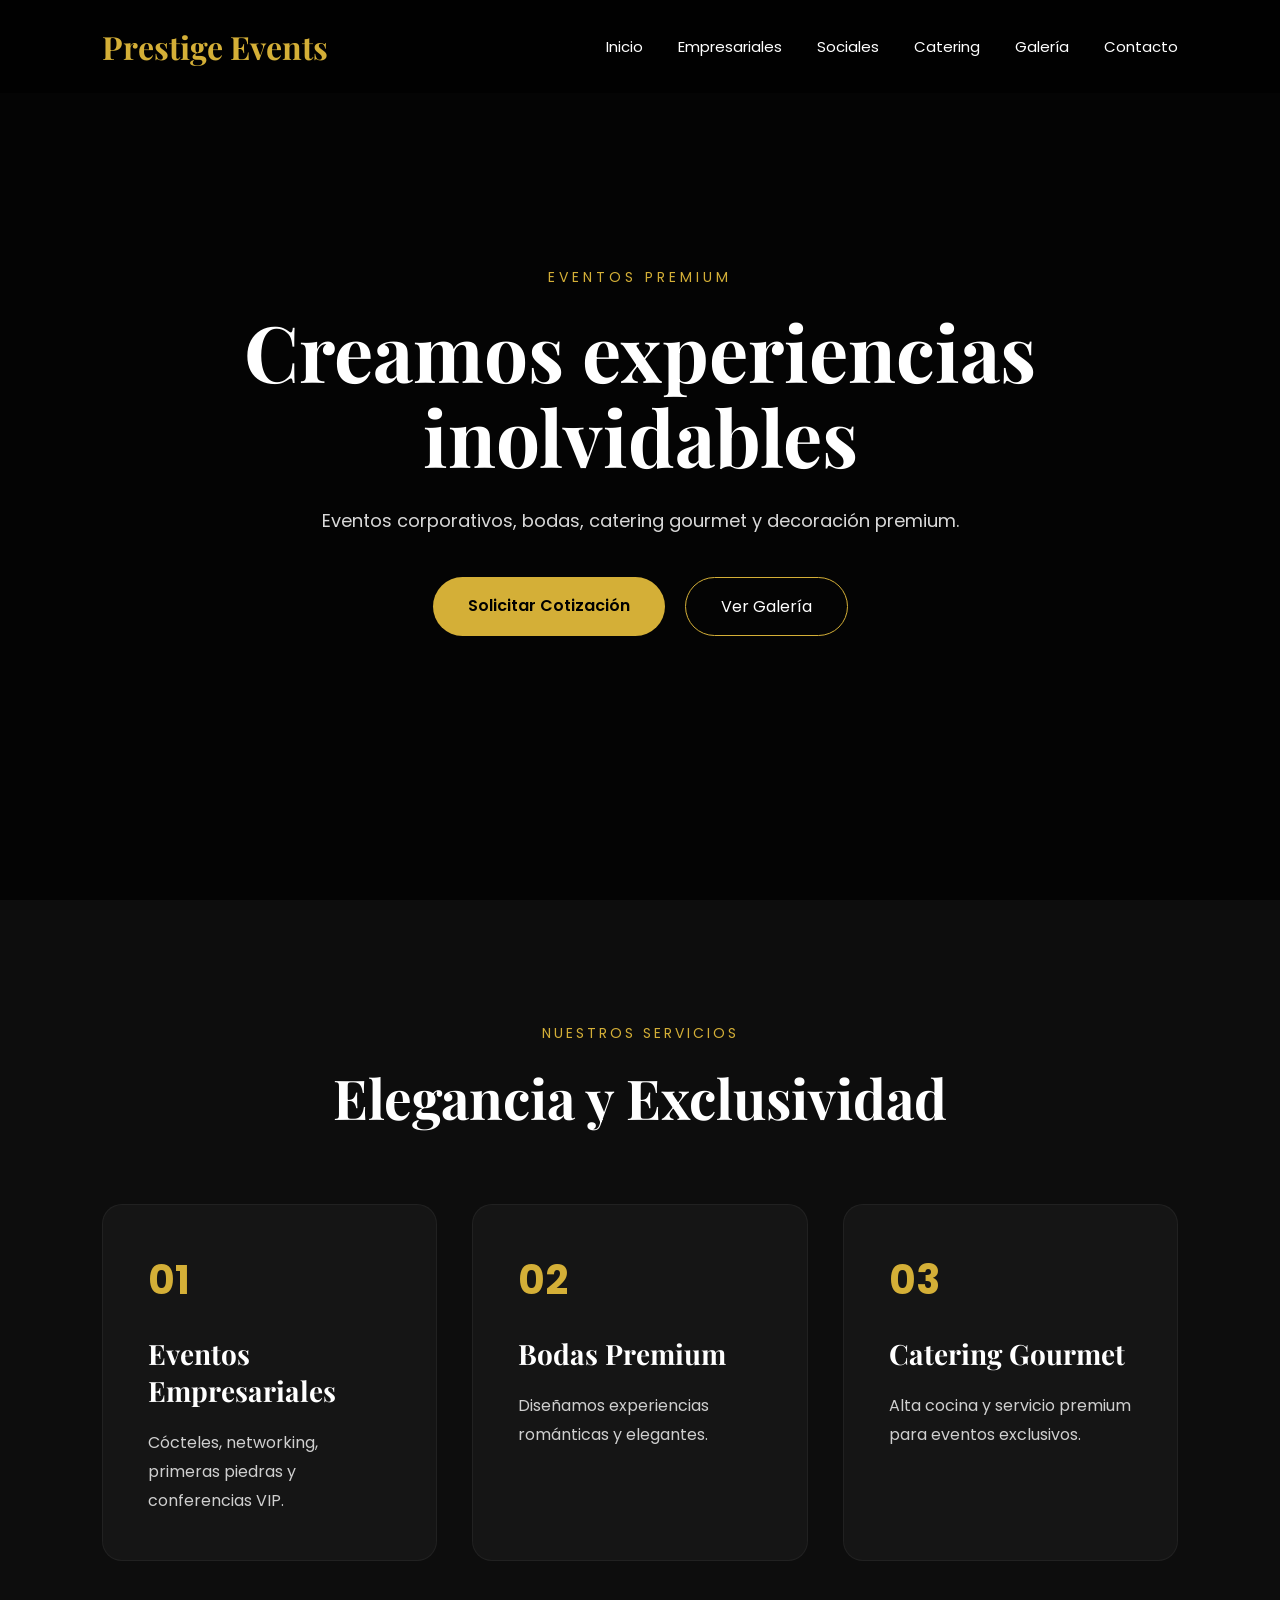
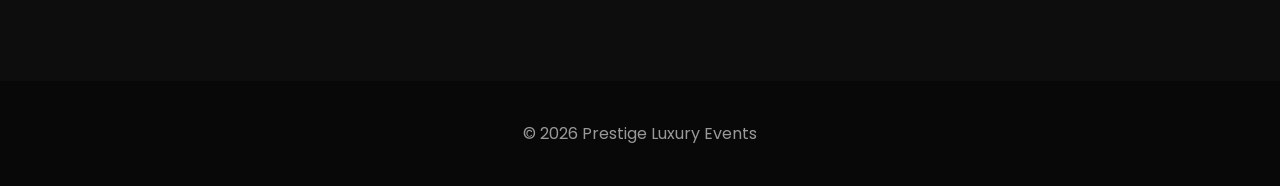
<file: index.html>
<!DOCTYPE html>
<html lang="es">

<head>

<meta charset="UTF-8">
<meta name="viewport" content="width=device-width, initial-scale=1.0">

<title>Prestige Luxury Events</title>

<link rel="icon" type="image/png" href="img/favicon.ico.png">

<link rel="stylesheet" href="css/styles.css">


</head>

<link rel="stylesheet" href="css/styles.css">

<link rel="preconnect" href="https://fonts.googleapis.com">

<link href="https://fonts.googleapis.com/css2?family=Poppins:wght@300;400;500;600&family=Playfair+Display:wght@600;700&display=swap" rel="stylesheet">

</head>

<body>

<header>

<nav class="navbar">

<div class="logo">
Prestige Events
</div>

<ul class="nav-links">

<li><a href="index.html">Inicio</a></li>

<li><a href="empresariales.html">
Empresariales
</a></li>

<li><a href="sociales.html">
Sociales
</a></li>

<li><a href="catering.html">
Catering
</a></li>

<li><a href="galeria.html">
Galería
</a></li>

<li><a href="contacto.html">
Contacto
</a></li>

</ul>

</nav>

</header>

<section class="hero">

<div class="hero-content">

<span class="tag">
EVENTOS PREMIUM
</span>

<h1>
Creamos experiencias inolvidables
</h1>

<p>
Eventos corporativos, bodas,
catering gourmet y decoración premium.
</p>

<div class="hero-buttons">

<a href="contacto.html" class="btn-gold">
Solicitar Cotización
</a>

<a href="galeria.html" class="btn-transparent">
Ver Galería
</a>

</div>

</div>

</section>

<section class="services">

<div class="section-title">

<span>
NUESTROS SERVICIOS
</span>

<h2>
Elegancia y Exclusividad
</h2>

</div>

<div class="services-grid">

<div class="service-card">

<div class="service-number">
01
</div>

<h3>
Eventos Empresariales
</h3>

<p>
Cócteles, networking,
primeras piedras y conferencias VIP.
</p>

</div>

<div class="service-card">

<div class="service-number">
02
</div>

<h3>
Bodas Premium
</h3>

<p>
Diseñamos experiencias románticas
y elegantes.
</p>

</div>

<div class="service-card">

<div class="service-number">
03
</div>

<h3>
Catering Gourmet
</h3>

<p>
Alta cocina y servicio premium
para eventos exclusivos.
</p>

</div>

</div>

</section>

<footer>

<p>
© 2026 Prestige Luxury Events
</p>

</footer>

<script src="js/app.js"></script>

</body>
</html>
</file>
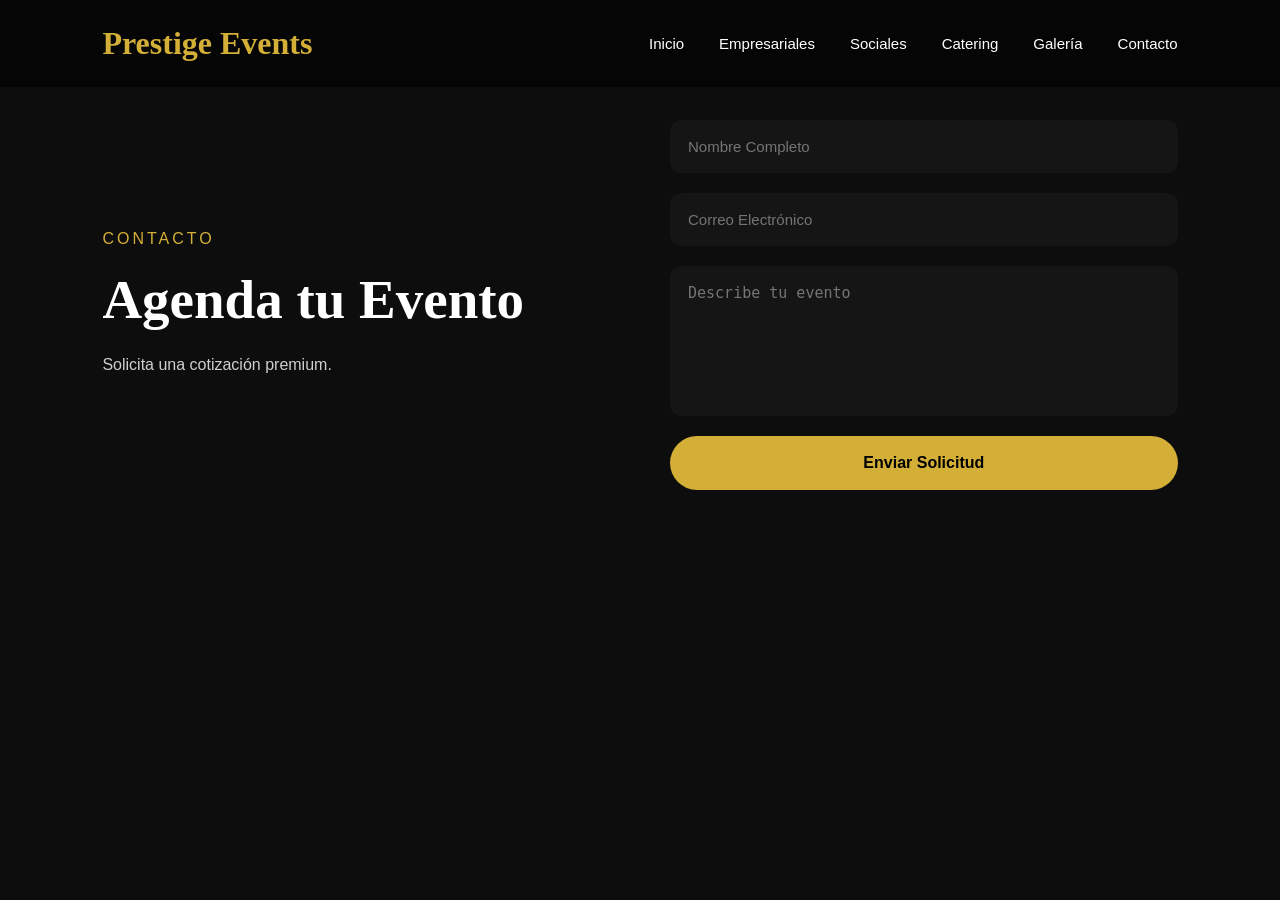
<file: contacto.html>
<!DOCTYPE html>
<html lang="es">

<head>

<meta charset="UTF-8">
<meta name="viewport" content="width=device-width, initial-scale=1.0">

<title>Prestige Luxury Events</title>

<link rel="icon" type="image/png" href="img/favicon.ico.png">

<link rel="stylesheet" href="css/styles.css">

</head>

<body>

<nav class="navbar">

<div class="logo">
Prestige Events
</div>

<ul class="nav-links">

<li><a href="index.html">Inicio</a></li>
<li><a href="empresariales.html">Empresariales</a></li>
<li><a href="sociales.html">Sociales</a></li>
<li><a href="catering.html">Catering</a></li>
<li><a href="galeria.html">Galería</a></li>
<li><a href="contacto.html">Contacto</a></li>

</ul>

</nav>

<section class="contact">

<div class="contact-container">

<div class="contact-info">

<span>
CONTACTO
</span>

<h2>
Agenda tu Evento
</h2>

<p>
Solicita una cotización premium.
</p>

</div>

<form id="contactForm">

<input type="text" placeholder="Nombre Completo" required>

<input type="email" placeholder="Correo Electrónico" required>

<textarea placeholder="Describe tu evento"></textarea>

<button type="submit">
Enviar Solicitud
</button>

</form>

</div>

</section>

<script src="js/app.js"></script>

</body>

</html>
</file>
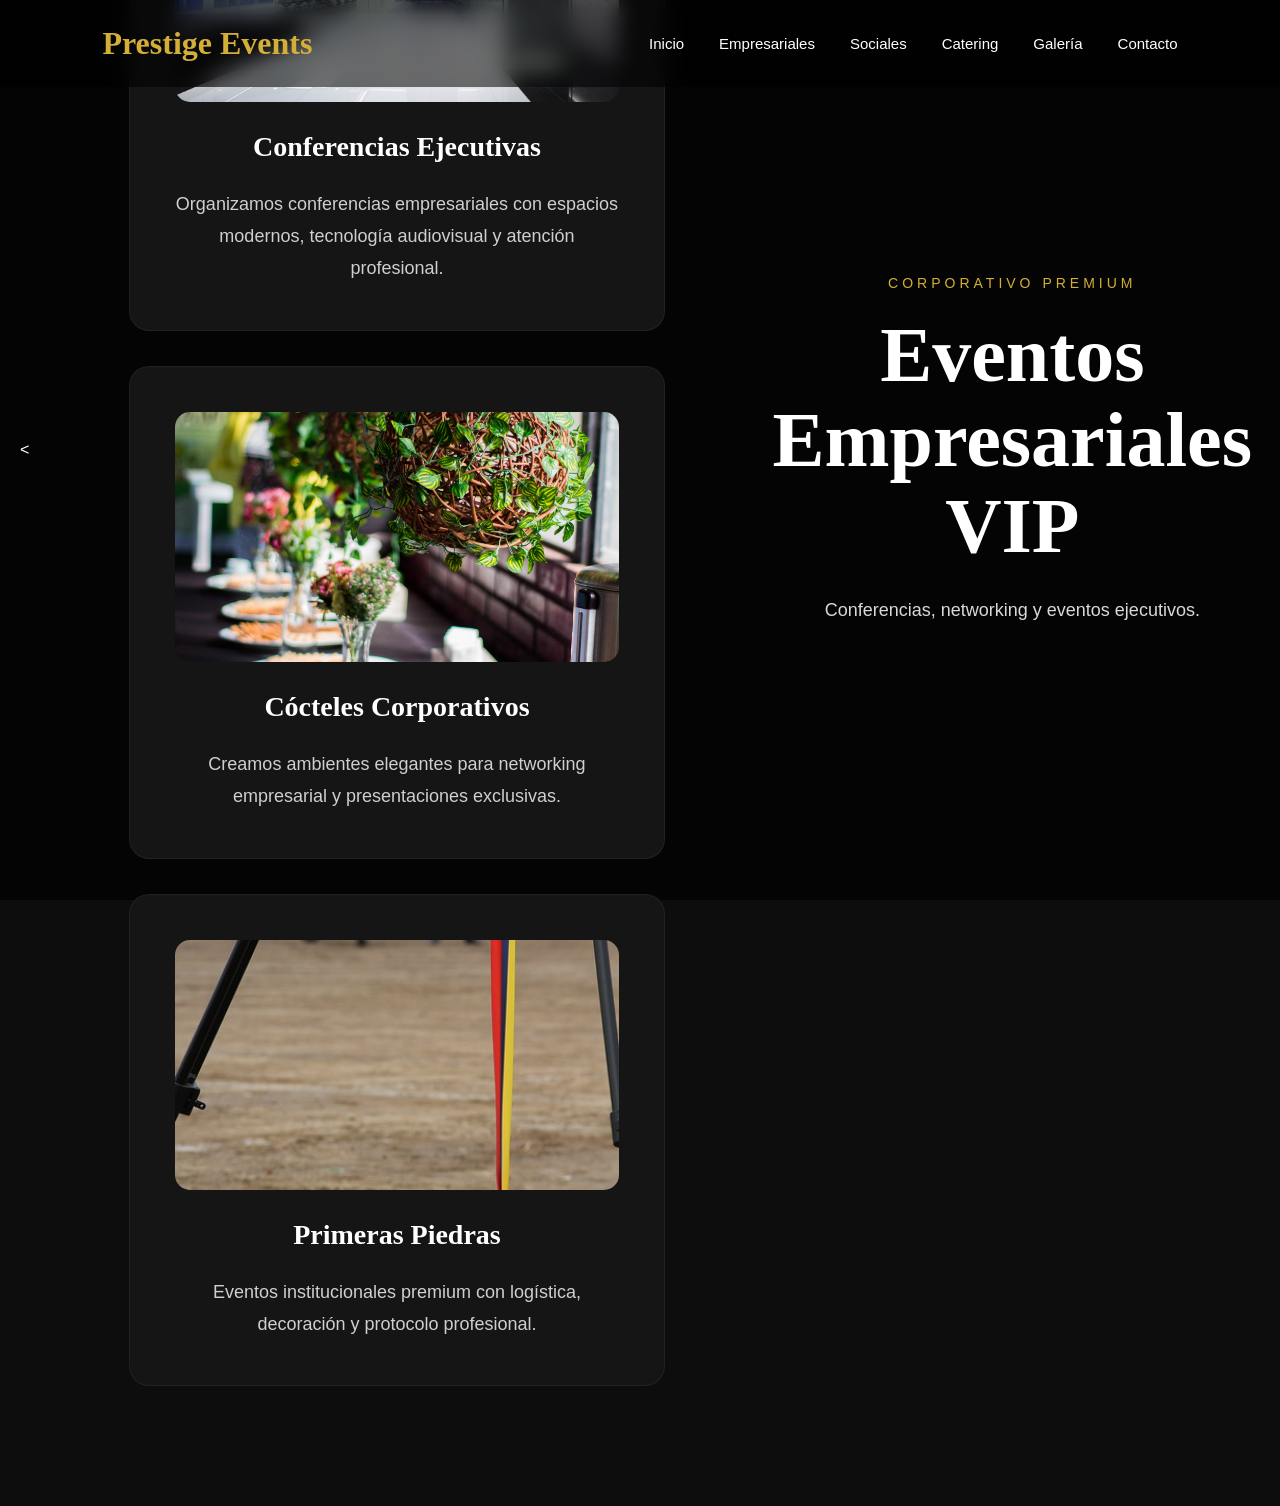
<file: empresariales.html>
<!DOCTYPE html>
<html lang="es">

<head>

<meta charset="UTF-8">
<meta name="viewport" content="width=device-width, initial-scale=1.0">

<title>Prestige Luxury Events</title>

<link rel="icon" type="image/png" href="img/favicon.ico.png">

<link rel="stylesheet" href="css/styles.css">

</head>

<body>

<nav class="navbar">

<div class="logo">
Prestige Events
</div>

<ul class="nav-links">

<li><a href="index.html">Inicio</a></li>
<li><a href="empresariales.html">Empresariales</a></li>
<li><a href="sociales.html">Sociales</a></li>
<li><a href="catering.html">Catering</a></li>
<li><a href="galeria.html">Galería</a></li>
<li><a href="contacto.html">Contacto</a></li>

</ul>

</nav>

<section class="hero small-hero">
    <<section class="services">

<div class="section-title">

<span>
SERVICIOS CORPORATIVOS
</span>

<h2>
Eventos Empresariales de Alto Nivel
</h2>

</div>

<div class="services-grid">

<div class="service-card">

<img src="img/empresarial1.jpg" alt="Conferencia ejecutiva">

<h3>
Conferencias Ejecutivas
</h3>

<p>
Organizamos conferencias empresariales con espacios modernos,
tecnología audiovisual y atención profesional.
</p>

</div>

<div class="service-card">

<img src="img/empresarial2.jpg" alt="Cóctel corporativo">

<h3>
Cócteles Corporativos
</h3>

<p>
Creamos ambientes elegantes para networking empresarial
y presentaciones exclusivas.
</p>

</div>

<div class="service-card">

<img src="img/empresarial3.jpg" alt="Evento institucional">

<h3>
Primeras Piedras
</h3>

<p>
Eventos institucionales premium con logística,
decoración y protocolo profesional.
</p>

</div>

</div>

</section>

<div class="hero-content">

<span class="tag">
CORPORATIVO PREMIUM
</span>

<h1>
Eventos Empresariales VIP
</h1>

<p>
Conferencias, networking y eventos ejecutivos.
</p>

</div>

</section>

<script src="js/app.js"></script>

</body>

</html>
</file>
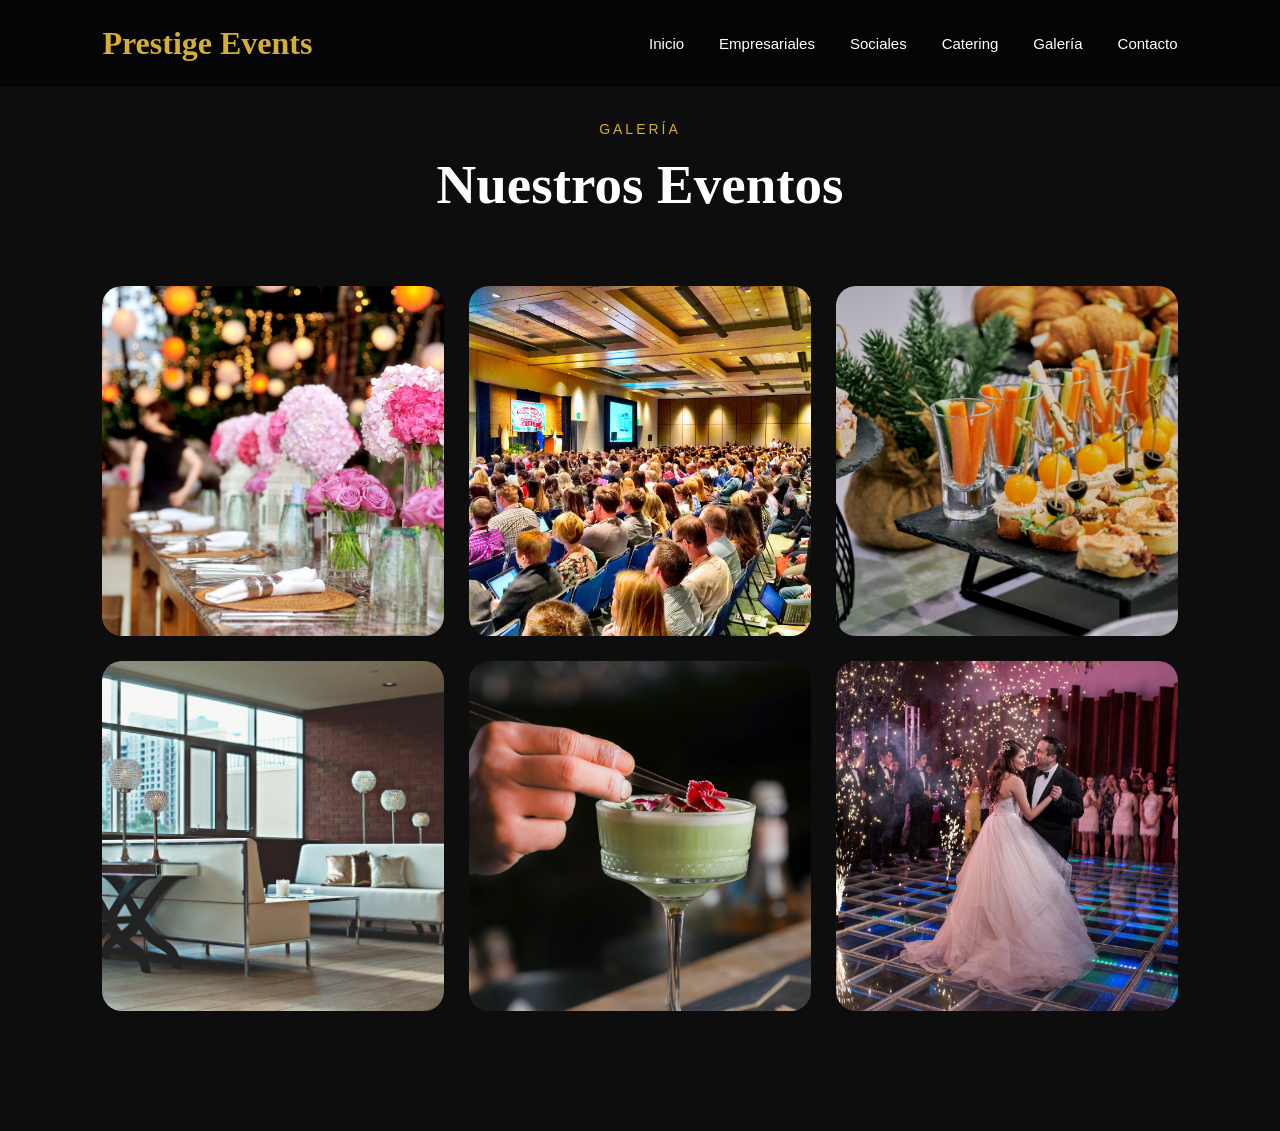
<file: galeria.html>
<!DOCTYPE html>
<html lang="es">

<head>

<meta charset="UTF-8">
<meta name="viewport" content="width=device-width, initial-scale=1.0">

<title>Prestige Luxury Events</title>

<link rel="icon" type="image/png" href="img/favicon.ico.png">

<link rel="stylesheet" href="css/styles.css">

</head>

<body>

<nav class="navbar">

<div class="logo">
Prestige Events
</div>

<ul class="nav-links">

<li><a href="index.html">Inicio</a></li>
<li><a href="empresariales.html">Empresariales</a></li>
<li><a href="sociales.html">Sociales</a></li>
<li><a href="catering.html">Catering</a></li>
<li><a href="galeria.html">Galería</a></li>
<li><a href="contacto.html">Contacto</a></li>

</ul>

</nav>

<section class="gallery">

<div class="section-title">

<span>
GALERÍA
</span>

<h2>
Nuestros Eventos
</h2>

</div>

<div class="gallery-grid">

    <div class="gallery-item">
        <img src="img/galeria1.jpg" alt="Boda premium">
    </div>

    <div class="gallery-item">
        <img src="img/galeria2.jpg" alt="Evento corporativo">
    </div>

    <div class="gallery-item">
        <img src="img/galeria3.jpg" alt="Catering gourmet">
    </div>

    <div class="gallery-item">
        <img src="img/galeria4.jpg" alt="Decoración premium">
    </div>

    <div class="gallery-item">
        <img src="img/galeria5.jpg" alt="Cóctel ejecutivo">
    </div>

    <div class="gallery-item">
        <img src="img/galeria6.jpg" alt="Evento social">
    </div>

</div>

</section>

<script src="js/app.js"></script>

</body>

</html>
</file>
<file: css/styles.css>
*{
    margin:0;
    padding:0;
    box-sizing:border-box;
}

body{
    font-family:'Poppins',sans-serif;
    background:#0d0d0d;
    color:white;
    overflow-x:hidden;
}

/* NAVBAR */

.navbar{
    width:100%;
    display:flex;
    justify-content:space-between;
    align-items:center;
    padding:25px 8%;
    position:fixed;
    top:0;
    z-index:1000;
    background:rgba(0,0,0,0.55);
    backdrop-filter:blur(10px);
}

.logo{
    font-size:32px;
    color:#d4af37;
    font-family:'Playfair Display',serif;
    font-weight:700;
}

.nav-links{
    display:flex;
    gap:35px;
    list-style:none;
}

.nav-links a{
    text-decoration:none;
    color:white;
    font-size:15px;
    transition:0.3s;
    position:relative;
}

.nav-links a:hover{
    color:#d4af37;
}

/* HERO */

.hero{
    height:100vh;
    background:
    linear-gradient(rgba(0,0,0,0.7),rgba(0,0,0,0.7)),
    url('https://images.unsplash.com/photo-1519167758481-83f550bb49b3?q=80&w=1974&auto=format&fit=crop')
    center/cover no-repeat;

    display:flex;
    justify-content:center;
    align-items:center;
    text-align:center;
    padding:0 20px;
}

.hero-content{
    max-width:900px;
}

.tag{
    color:#d4af37;
    letter-spacing:4px;
    font-size:14px;
}

.hero h1{
    font-size:78px;
    margin-top:20px;
    line-height:1.1;
    font-family:'Playfair Display',serif;
}

.hero p{
    margin-top:25px;
    font-size:18px;
    color:#d9d9d9;
    line-height:1.8;
}

.hero-buttons{
    margin-top:40px;
    display:flex;
    justify-content:center;
    gap:20px;
    flex-wrap:wrap;
}

.btn-gold{
    background:#d4af37;
    color:black;
    padding:16px 35px;
    text-decoration:none;
    border-radius:50px;
    font-weight:600;
    transition:0.4s;
}

.btn-gold:hover{
    transform:translateY(-5px);
    background:#f0d27a;
}

.btn-transparent{
    border:1px solid #d4af37;
    color:white;
    padding:16px 35px;
    text-decoration:none;
    border-radius:50px;
    transition:0.4s;
}

.btn-transparent:hover{
    background:#d4af37;
    color:black;
}

/* SECTIONS */

.services,
.gallery,
.contact{
    padding:120px 8%;
}

.section-title{
    text-align:center;
    margin-bottom:70px;
}

.section-title span{
    color:#d4af37;
    letter-spacing:3px;
    font-size:14px;
}

.section-title h2{
    font-size:55px;
    margin-top:15px;
    font-family:'Playfair Display',serif;
}

/* SERVICES */

.services-grid{
    display:grid;
    grid-template-columns:repeat(auto-fit,minmax(300px,1fr));
    gap:35px;
}

.service-card{
    background:#151515;
    padding:45px;
    border-radius:20px;
    transition:0.4s;
    border:1px solid rgba(255,255,255,0.05);
}

.service-card:hover{
    transform:translateY(-10px);
    border:1px solid #d4af37;
}

.service-number{
    color:#d4af37;
    font-size:40px;
    margin-bottom:25px;
    font-weight:bold;
}

.service-card h3{
    font-size:28px;
    margin-bottom:20px;
    font-family:'Playfair Display',serif;
}

.service-card p{
    color:#cfcfcf;
    line-height:1.8;
}

/* GALLERY */

.gallery-grid{

    display:grid;

    grid-template-columns:
    repeat(auto-fit,minmax(300px,1fr));

    gap:25px;
}

.gallery-item{

    overflow:hidden;

    border-radius:20px;

    height:320px;
}

.gallery-item img{

    width:100%;

    height:100%;

    object-fit:cover;

    transition:0.5s;
}

.gallery-item:hover img{

    transform:scale(1.08);

}


.gallery-item{
    height:350px;
    border-radius:20px;
    background:
    url('https://images.unsplash.com/photo-1519741497674-611481863552?q=80&w=1974&auto=format&fit=crop')
    center/cover no-repeat;

    transition:0.4s;
}

.gallery-item:hover{
    transform:scale(1.03);
}

/* CONTACT */

.contact-container{
    display:grid;
    grid-template-columns:1fr 1fr;
    gap:60px;
    align-items:center;
}

.contact-info h2{
    font-size:55px;
    margin:20px 0;
    font-family:'Playfair Display',serif;
}

.contact-info span{
    color:#d4af37;
    letter-spacing:3px;
}

.contact-info p{
    color:#cfcfcf;
    line-height:1.8;
}

form{
    display:flex;
    flex-direction:column;
    gap:20px;
}

form input,
form select,
form textarea{
    padding:18px;
    background:#151515;
    border:none;
    border-radius:12px;
    color:white;
    font-size:15px;
}

form textarea{
    height:150px;
    resize:none;
}

form button{
    background:#d4af37;
    color:black;
    border:none;
    padding:18px;
    border-radius:50px;
    font-size:16px;
    font-weight:600;
    cursor:pointer;
    transition:0.4s;
}

form button:hover{
    background:#f0d27a;
}

/* FOOTER */

footer{
    padding:40px;
    text-align:center;
    background:#080808;
    color:#999;
}

/* RESPONSIVE */

@media(max-width:900px){

    .navbar{
        flex-direction:column;
        gap:20px;
    }

    .hero h1{
        font-size:52px;
    }

    .contact-container{
        grid-template-columns:1fr;
    }

    .section-title h2{
        font-size:40px;
    }

    .contact-info h2{
        font-size:40px;
    }

}
.service-card img{

    width:100%;
    height:250px;

    object-fit:cover;

    border-radius:15px;

    margin-bottom:25px;

    transition:0.4s;
}

.service-card:hover img{

    transform:scale(1.03);

}
</file>
